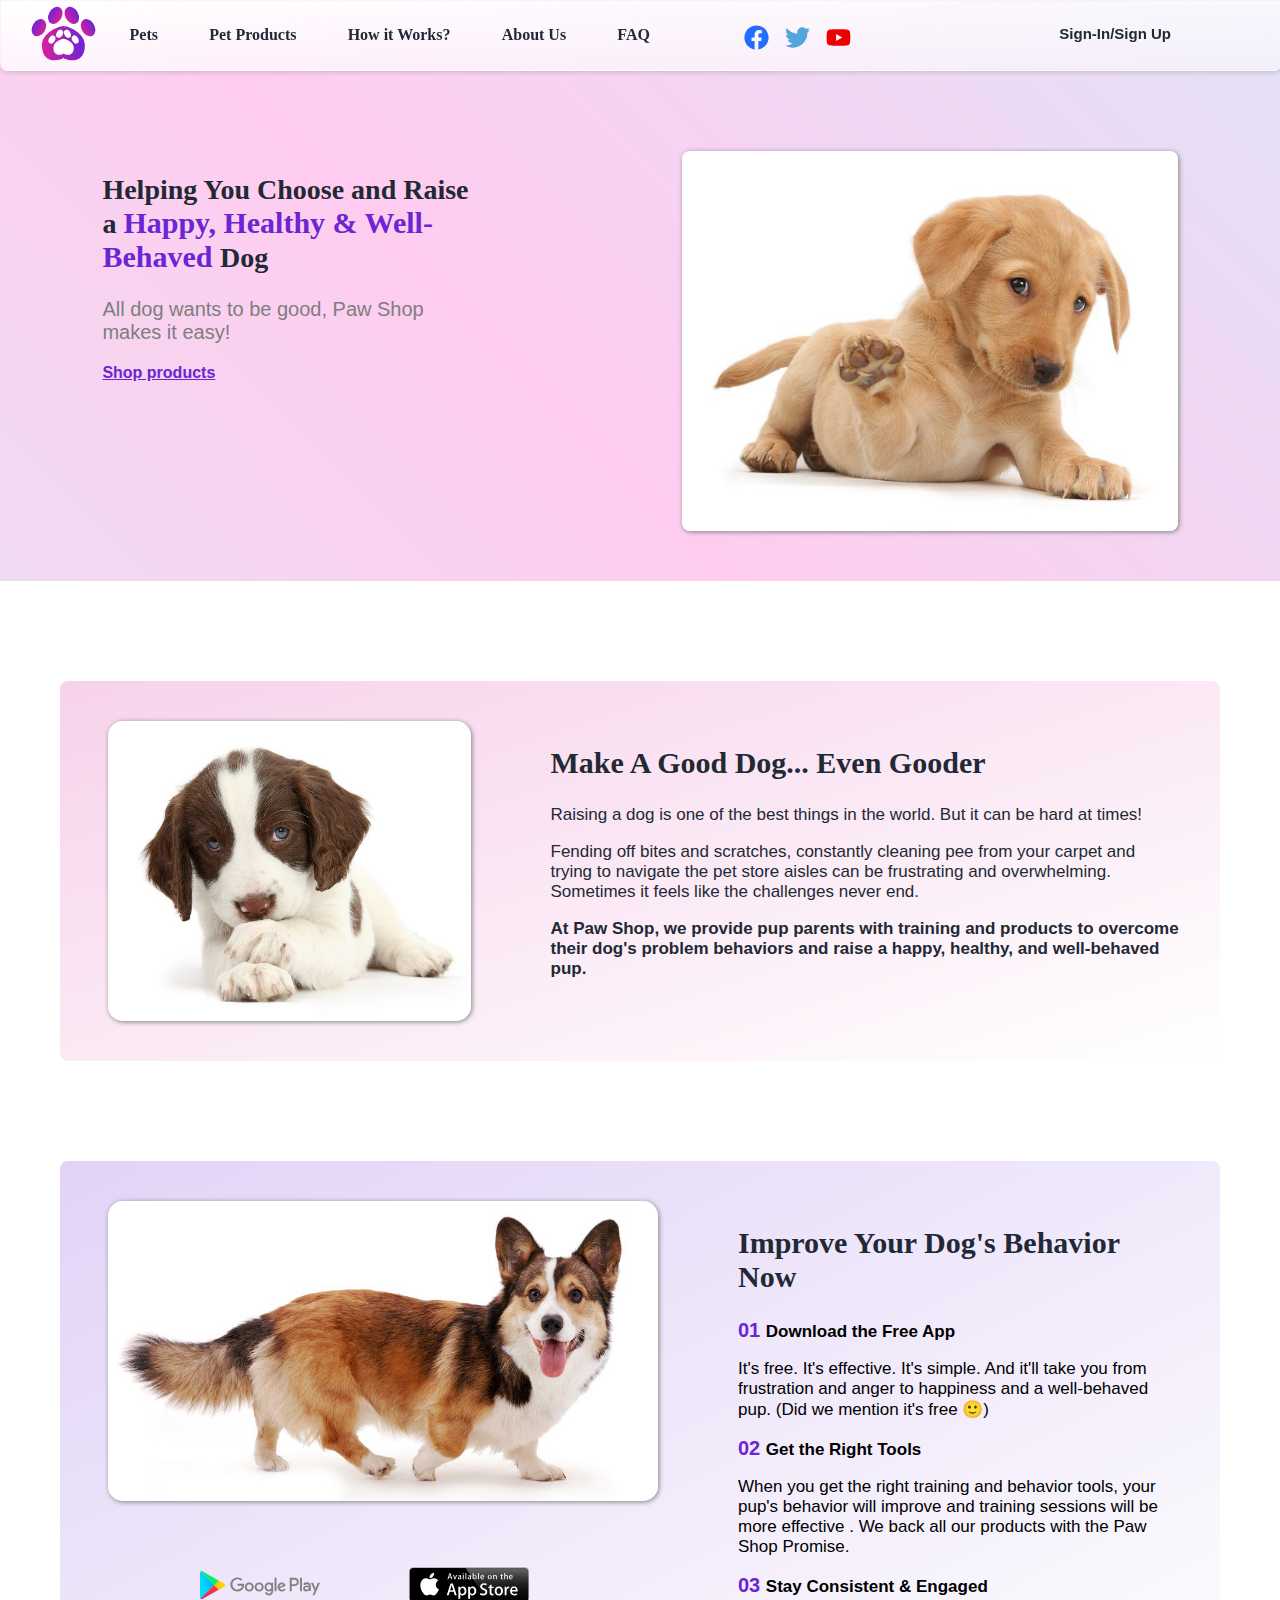
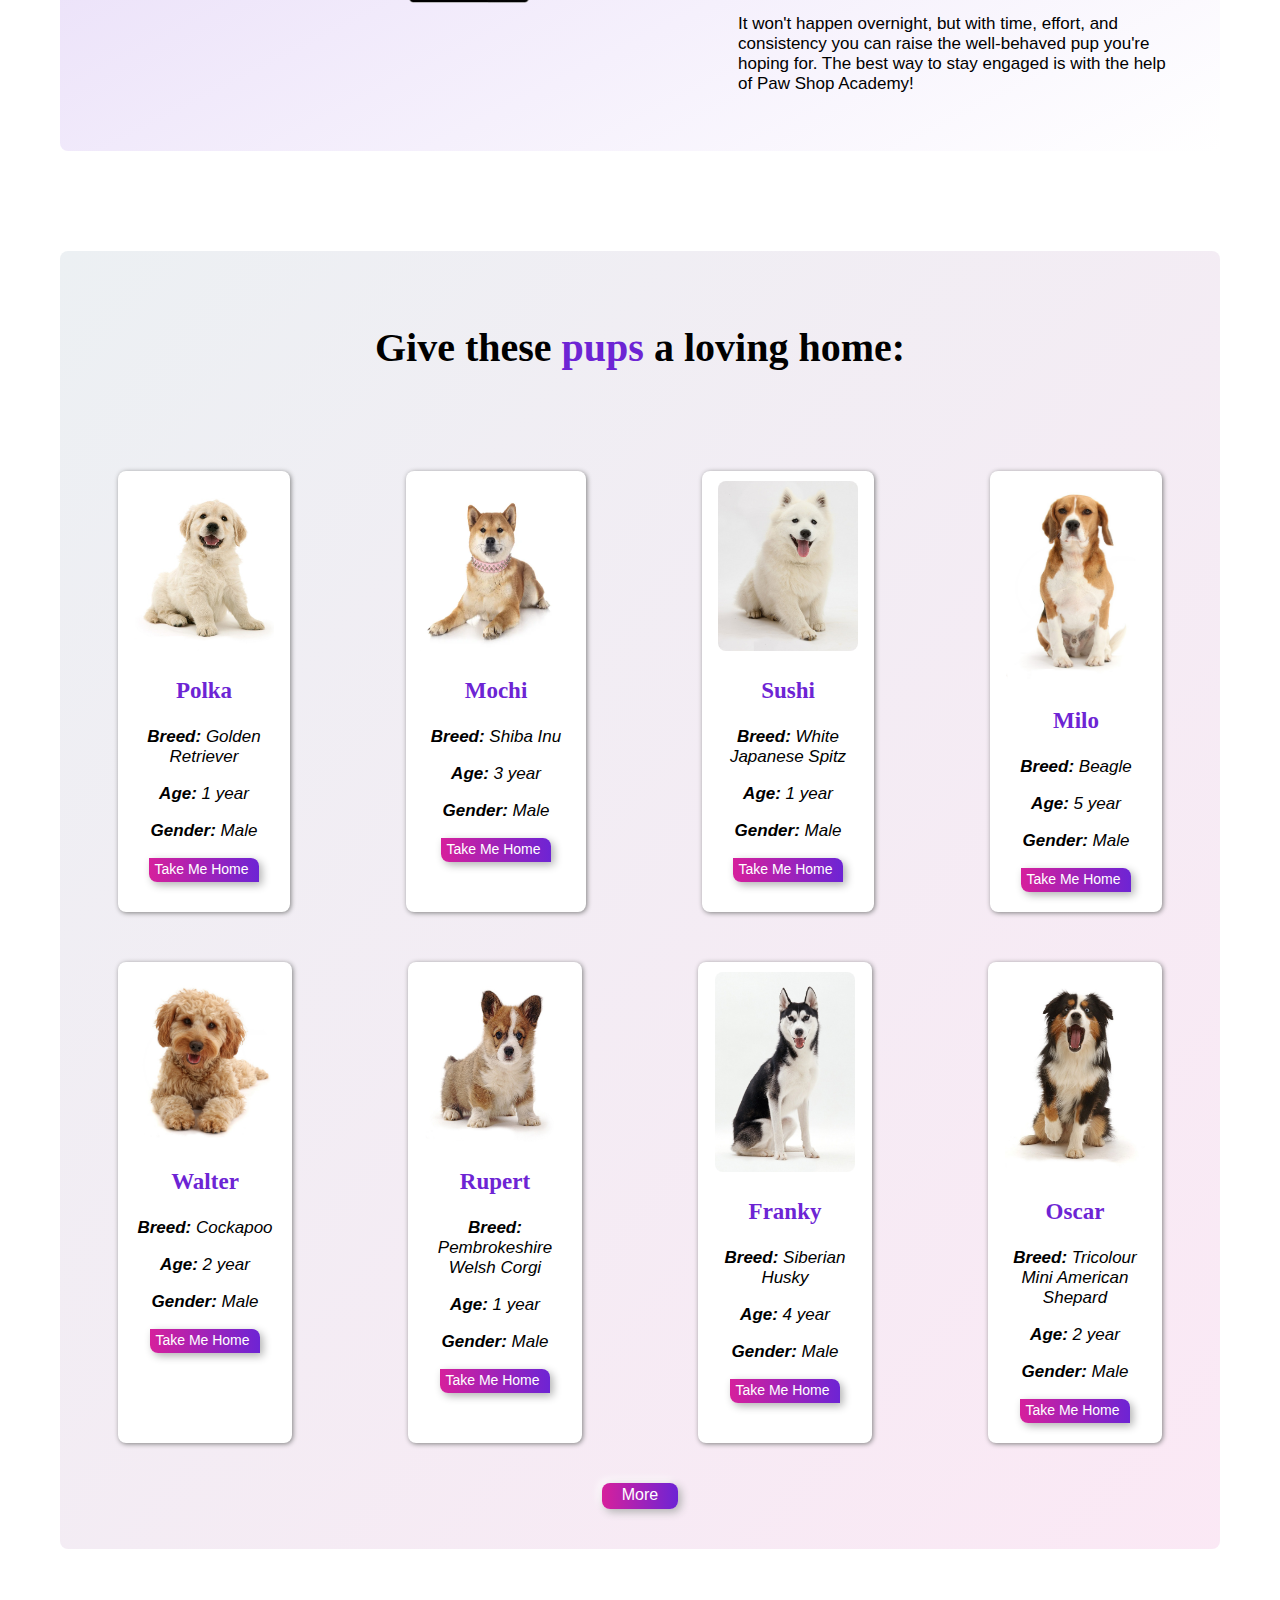
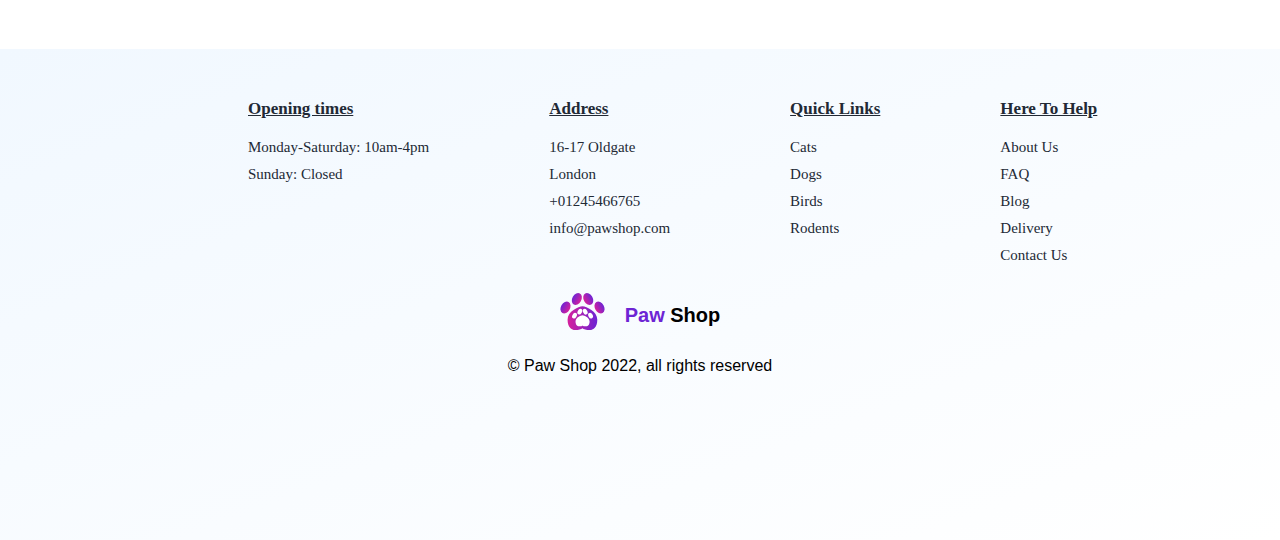
<file: dog.html>
﻿<!DOCTYPE html>
<html lang="en">
<head>
    <meta charset="UTF-8">
    <title>Paw Shop</title>
    <link rel="icon" type="image/x-icon" href="images/Paw.svg">
    <link rel="stylesheet" href="css/dogStyle.css">
</head>
<body>
<nav>
    <ul>
        <img id="main-logo" src="images/Paw.svg" alt="Main Logo">
        <li>

            <a href="#Pets">Pets</a>
            <ul>
                <li><a class="Dropdown">Cats</a></li>
                <li><a id="Dogs" class="Dropdown">Dogs</a></li>
                <li><a class="Dropdown" href="">Birds</a>
                <li><a class="Dropdown" href="">Rodents</a></li>
            </ul>
        </li>
        <li>
            <a href="#Pet Products">Pet Products</a>
        </li>
        <li>
            <a href="#How it Works?">How it Works?</a>
        </li>
        <li>
            <a href="#About Us">About Us</a>
        </li>
        <li>
            <a href="#FAQ">FAQ</a>
        </li>
    </ul>
    <img id="facebook" class="social-platforms" src="images/facebook.svg" alt="Facebook logo">
    <img id="twitter" class="social-platforms" src="images/twitter.svg" alt="Twitter logo">
    <img id="youtube" class="social-platforms" src="images/youtube.svg" alt="YouTube logo">
    <a id="signin" href="signin.html">Sign-In/Sign Up</a>
</nav>
<section class="topSection">
    <div class="headText">
        <h2>Helping You Choose and Raise a <span style="font-weight: 700; color: #6d24d4; font-size: 30px;">Happy, Healthy & Well-Behaved </span>Dog
        </h2>
        <p>All dog wants to be good, Paw Shop makes it easy!</p>
        <a href="#">Shop products</a>
    </div>
    <img src="images/Cute Dog.jpg" alt="">
</section>
<section id="section2">
    <img id="section2Image" src="images/Good dog.jpg" alt="Mayor Dog">
    <div id="section2Text">
        <h2>Make A Good Dog... Even Gooder</h2>
        <p>Raising a dog is one of the best things in the world. But it can be hard at times!</p>
        <p>Fending off bites and scratches, constantly cleaning pee from your carpet and trying to navigate the pet
            store aisles can be frustrating and overwhelming. Sometimes it feels like the challenges never end.</p>
        <p><b>At Paw Shop, we provide pup parents with training and products to overcome their dog's problem behaviors
            and raise a happy, healthy, and well-behaved pup.</b></p>
    </div>
</section>
<section id="section3">
    <div>
        <img id="section3Image" src="images/Corgi.jpg" alt="Mayor Dog">
        <div class="mobileStores">
            <img src="images/PlayStore.svg" alt="">
            <img src="images/AppleStore.svg" alt="">
        </div>
    </div>
    <div id="section3Text">
        <h2>Improve Your Dog's <b>Behavior</b> Now</h2>
        <p><span style="font-size: 20px; color: #6d24d4; font-weight: 700;">01 </span><b>Download the Free App</b></p>
        <p>It's free. It's effective. It's simple. And it'll take you from frustration and anger to happiness and a
            well-behaved pup. (Did we mention it's free 🙂)</p>
        <p><span style="font-size: 20px; color: #6d24d4; font-weight: 700;">02 </span><b>Get the Right Tools</b></p>
        <p>When you get the right training and behavior tools, your pup's behavior will improve and training sessions
            will be more effective . We back all our products with the Paw Shop Promise.</p>
        <p><span style="font-size: 20px; color: #6d24d4; font-weight: 700;">03 </span><b>Stay Consistent & Engaged</b>
        </p>
        <p>It won't happen overnight, but with time, effort, and consistency you can raise the well-behaved pup you're
            hoping for. The best way to stay engaged is with the help of Paw Shop Academy!</p>
    </div>
</section>
<section class="featured">
    <h2>Give these <span style="color: #6d24d4;">pups</span> a loving home:</h2>
    <div class="featured-div">
        <div class="box">
            <img src="images/Polka.jpg" alt="Polka - Golden Retriever">
            <p class="DogName">Polka</p>
            <p class="stats"><b>Breed:</b> Golden Retriever</p>
            <p class="stats"><b>Age:</b> 1 year</p>
            <p class="stats"><b>Gender:</b> Male</p>
            <button>Take Me Home</button>
        </div>
        <div class="box">
            <img id="Mochi" src="images/Mochi.jpg" alt="Mochi - Shiba Inu">
            <p class="DogName">Mochi</p>
            <p class="stats"><b>Breed:</b> Shiba Inu</p>
            <p class="stats"><b>Age:</b> 3 year</p>
            <p class="stats"><b>Gender:</b> Male</p>
            <button>Take Me Home</button>
        </div>
        <div class="box">
            <img src="images/Sushi.jpg" alt="Sushi - White Japanese Spitz">
            <p class="DogName">Sushi</p>
            <p class="stats"><b>Breed:</b> White Japanese Spitz</p>
            <p class="stats"><b>Age:</b> 1 year</p>
            <p class="stats"><b>Gender:</b> Male</p>
            <button>Take Me Home</button>
        </div>
        <div class="box">
            <img id="Milo" src="images/Milo.jpg" alt="Milo - Beagle">
            <p class="DogName">Milo</p>
            <p class="stats"><b>Breed:</b> Beagle</p>
            <p class="stats"><b>Age:</b> 5 year</p>
            <p class="stats"><b>Gender:</b> Male</p>
            <button>Take Me Home</button>
        </div>
    </div>
    <div class="featured-div">
        <div class="box">
            <img src="images/Walter.jpg" alt="Walter - Cockapoo">
            <p class="DogName">Walter</p>
            <p class="stats"><b>Breed:</b> Cockapoo</p>
            <p class="stats"><b>Age:</b> 2 year</p>
            <p class="stats"><b>Gender:</b> Male</p>
            <button>Take Me Home</button>
        </div>
        <div class="box">
            <img src="images/Rupert.jpg" alt="Rupert - Pembrokeshire Welsh Corgi">
            <p class="DogName">Rupert</p>
            <p class="stats"><b>Breed:</b> Pembrokeshire Welsh Corgi</p>
            <p class="stats"><b>Age:</b> 1 year</p>
            <p class="stats"><b>Gender:</b> Male</p>
            <button>Take Me Home</button>
        </div>
        <div class="box">
            <img id="Franky" src="images/Franky.jpg" alt="Polka - Siberian Husky">
            <p class="DogName">Franky</p>
            <p class="stats"><b>Breed:</b> Siberian Husky</p>
            <p class="stats"><b>Age:</b> 4 year</p>
            <p class="stats"><b>Gender:</b> Male</p>
            <button>Take Me Home</button>
        </div>
        <div class="box">
            <img id="Oscar" src="images/Oscar.jpg" alt="Oscar - Tricolour Mini American Shepard">
            <p class="DogName">Oscar</p>
            <p class="stats"><b>Breed:</b> Tricolour Mini American Shepard</p>
            <p class="stats"><b>Age:</b> 2 year</p>
            <p class="stats"><b>Gender:</b> Male</p>
            <button>Take Me Home</button>
        </div>
    </div>
    <button id="more-button">More</button>
</section>
<footer class="footer-bg">
    <div id="footDiv">
        <ul>
            <li class="footer-headers"><b>Opening times</b></li>
            <li class="footerLists">Monday-Saturday: 10am-4pm</li>
            <li class="footerLists">Sunday: Closed</li>
        </ul>
        <ul>
            <li class="footer-headers"><b>Address</b></li>
            <li class="footerLists">16-17 Oldgate</li>
            <li class="footerLists">London</li>
            <li class="footerLists">+01245466765</li>
            <li class="footerLists"><a class="links" href="https://gmail.com">info@pawshop.com</a></li>
        </ul>
        <ul>
            <li class="footer-headers"><b>Quick Links</b></li>
            <li class="footerLists"><a class="links">Cats</a></li>
            <li class="footerLists"><a class="links" href="dog.html">Dogs</a></li>
            <li class="footerLists links">Birds</li>
            <li class="footerLists links">Rodents</li>
        </ul>
        <ul>
            <li class="footer-headers"><b>Here To Help</b></li>
            <li class="footerLists links">About Us</li>
            <li class="footerLists links">FAQ</li>
            <li class="footerLists links">Blog</li>
            <li class="footerLists links">Delivery</li>
            <li class="footerLists links">Contact Us</li>
        </ul>
    </div>
    <div class="footer">
        <img id="footer-logo" src="images/Paw.svg" alt="Main Logo"/>
        <h1><span style="color: #6d24d4;">Paw </span>Shop</h1>
    </div>
    <p id="copyright">© Paw Shop 2022, all rights reserved</p>
</footer>
</body>
</html>
</file>
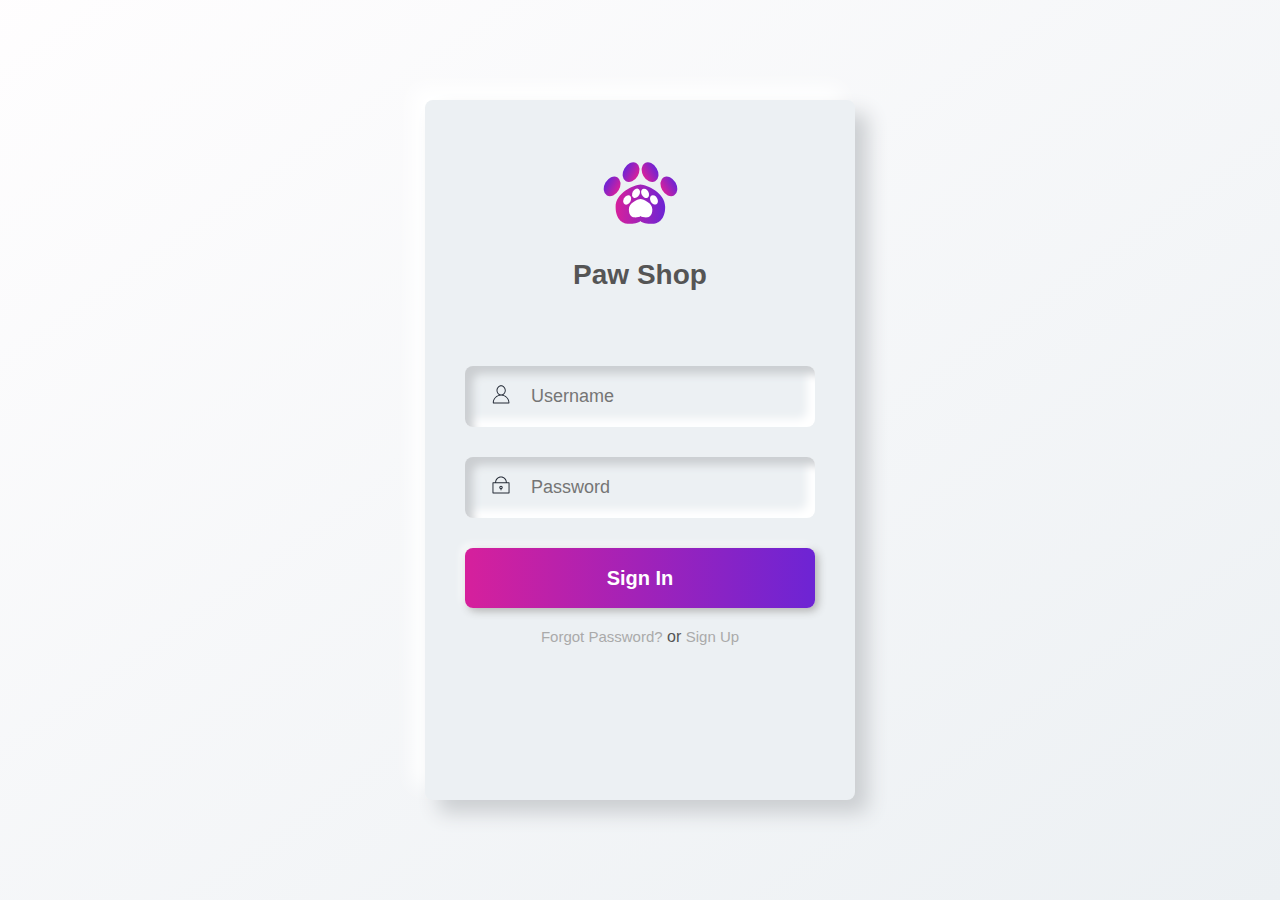
<file: signin.html>
﻿<!DOCTYPE html>
<html lang="en">
<head>
    <meta charset="UTF-8">
    <meta name="viewport" content="width=device-width, initial-scale=1.0">
    <title>Paw Shop</title>
    <link rel="icon" type="image/x-icon" href="images/Paw.svg">
    <link rel="stylesheet" href="css/signinStyle.css">
</head>
<body>
<div class="login-div">
    <div class="logo"></div>
    <div class="title">Paw Shop</div>
    <div class="fields">
        <div class="username">
            <label>
                <img src="images/username-icon.svg" alt="username">
                <input type="text" class="user-input" placeholder="Username">
            </label>
        </div>
        <div class="password">
            <label>
                <img src="images/passlock.svg" alt="password">
                <input type="password" class="pass-input" placeholder="Password">
            </label>
        </div>
        <button class="signin-button" type="submit">Sign In</button>
        <div class="link"><a href="#">Forgot Password?</a> or <a href="#">Sign Up</a></div>

    </div>
</div>

</body>
</html>
</file>
<file: css/dogStyle.css>
body {
    padding: 0;
    margin: 0;
    box-sizing: border-box;
}

/*Navbar*/
nav {
    width: 100%;
    background: linear-gradient(to right bottom, rgba(255, 255, 255, 1), rgba(255, 255, 255, 0.5));
    position: fixed;
    display: flex;
    border-radius: 0 0 8px 8px;
    border: 1px solid rgba(255, 255, 255, 0.1);
    box-shadow: 1px 1px 5px rgba(100, 100, 100, 0.3);
}

nav li {
    list-style-type: none;
    margin: 25px 0 2vw;
}

nav a {
    text-decoration: none;
    color: #222935;
    font-family: 'Cambria', serif;
    font-weight: 640;
    font-size: medium;
    padding: .7vw 2vw .7vw;
}

nav a:hover {
    color: #6d24d4;
}

nav ul ul {
    display: none;
    border-radius: 8px;
    list-style-type: none;
    position: absolute;
    top: 56px;
    left: 105px;
    padding-top: 10px;
    background: linear-gradient(to right bottom, rgba(255, 255, 255, 1), rgba(255, 255, 255, 0.5));
    box-shadow: 1px 1px 5px rgba(100, 100, 100, 0.7);
    border: 1px solid rgba(255, 255, 255, 0.1);
}

/* Display Dropdown on Hover */
nav ul li:hover > ul {
    display: inherit;
}

.Dropdown {
    padding-left: 9px;
}

#Dogs {
    color: gray;
}

.Dropdown:hover {
    box-shadow: none;
    border-radius: 0;
    /* padding-right: 1px; */
}

/* First Tier Dropdown */
nav ul ul li {
    font-size: 2vh;
    width: 100px;
    margin: 15px 25px;
    display: list-item;
    position: relative;
}

ul {
    display: flex;
    padding: 0;
    margin: 0 0 0 0;
}

#main-logo {
    margin-left: 30px;
    height: 65px;
    width: 65px;
    pointer-events: none;
    padding-right: 8px;
}

#facebook {
    margin-left: 9%;
}

.social-platforms {
    height: 25px;
    width: 25px;
    margin-top: 20px;
    margin-left: 8px;
    padding: 4px;
    border-radius: 8px;
    cursor: pointer;
    transition: .5s;
}

.social-platforms:hover {
    transform: rotate(360deg);
}

#signin {
    margin-left: 20%;
    margin-top: 15px;
    margin-right: 2%;
    padding: .7vw 0 0;
    font-size: 15px;
    font-family: Segoe UI, sans-serif;
}

/*Section 1*/
.topSection {
    background: linear-gradient(45deg, #ccfff8, #ffccef, #c2fbff, #c4bceb);
    background-size: 400% 400%;
    height: 59%;
    padding-top: 4%;
    padding-bottom: 50px;
    overflow: hidden;
    display: flex;
    animation: change 10s ease-in-out infinite;
}

@keyframes change {
    0% {
        background-position: 0 50%;
    }
    50% {
        background-position: 100% 50%;
    }
    100% {
        background-position: 0 50%;
    }
}

.headText {
    color: #222935;
    margin-left: 8%;
    margin-right: 8%;
    text-align: left;
    margin-top: 100px;
    font-family: Cambria, serif;
}

.headText h2 {
    font-size: 28px;
}

.headText p {
    font-family: 'Segoe UI', sans-serif;
    color: rgb(126, 126, 126);
    font-size: 20px;
}

.headText a {
    font-family: 'Segoe UI', sans-serif;
    color: #6d24d4;
    font-weight: 700;
}

.topSection img {
    box-shadow: 1px 1px 5px gray;
    border-radius: 8px;
    height: 380px;
    margin-top: 100px;
    margin-left: 8%;
    margin-right: 8%;
}

.helped {
    color: #6d24d4;
    font-size: 28px;
    font-weight: bold;
    font-style: italic;
}

/*Section 2*/
#section2 {
    margin-top: 100px;
    margin-left: 60px;
    margin-right: 60px;
    padding-top: 40px;
    padding-bottom: 40px;
    display: flex;
    border-radius: 8px;
    background: linear-gradient(to right bottom, rgba(214, 32, 156, 0.2), rgba(255, 255, 255, 0.7));
}

#section2Image {
    border-radius: 15px;
    margin-left: 48px;
    height: 300px;
    width: 400px;
    margin-right: 40px;
    box-shadow: 1px 1px 5px gray;
}

#section2Text {
    color: #222935;
    font-size: 20px;
    margin-left: 40px;
    margin-right: 40px;
    font-family: Cambria, serif;
}

#section2Text p {
    font-size: 17px;
    font-family: 'Segoe UI', sans-serif;
}

/*Section 3*/
#section3 {
    margin-top: 100px;
    margin-left: 60px;
    margin-right: 60px;
    padding-top: 40px;
    padding-bottom: 40px;
    display: flex;
    border-radius: 8px;
    background: linear-gradient(to right bottom, rgba(109, 36, 212, 0.2), rgba(255, 255, 255, 0.7));
}

#section3Image {
    border-radius: 15px;
    margin-left: 48px;
    height: 300px;
    width: 550px;
    margin-right: 40px;
    box-shadow: 1px 1px 5px gray;
}

.mobileStores {
    margin-left: 60px;
    margin-top: 30px;
}

.mobileStores img {
    height: 80px;
    width: 120px;
    margin: 10px 5px 0 80px;
    cursor: pointer;
}

#section3Text {
    margin-left: 40px;
    margin-right: 40px;
}

#section3Text h2 {
    color: #222935;
    font-size: 30px;
    font-family: Cambria, serif;
}

#section3Text p {
    font-size: 17px;
    font-family: 'Segoe UI', sans-serif;
}
/*Featured*/
.featured {
    margin-left: 60px;
    margin-right: 60px;
    padding-bottom: 40px;
    padding-top: 40px;
    background: linear-gradient(to right bottom, rgb(236, 240, 243), rgba(214, 32, 156, 0.1));
    border-radius: 8px;
    margin-top: 100px;
    text-align: center;
}

.featured h2 {
    font-family: Cambria, serif;
    font-size: 40px;
    margin-bottom: 100px;
}

.featured-div {
    display: flex;
    margin-top: 50px;
}

.box {
    background: white;
    width: 16%;
    margin-right: 5%;
    margin-left: 5%;;
    border-radius: 8px;
    box-shadow: 1px 1px 5px gray;
    padding: 10px 10px 20px;
}
.box img {
    width: 140px;
    height: 170px;
    border-radius: 8px;
}
#Mochi{
    width: 160px;
}
.DogName {
    font-family: Cambria, serif;
    font-size: 23px;
    font-weight: 700;
    color: #6d24d4;
}
#Milo{
    height: 200px;
}
#Franky{
    height: 200px;
}
#Oscar{
    height: 200px;
}
.stats {
    font-size: 17px;
    font-style: italic;
    font-family: 'Calibri', sans-serif;
}
.box button {
    border: none;
    outline: none;
    padding: 3px 10px 5px 5px;
    border-radius: 0 8px 0 8px;
    font-family: Segoe UI, sans-serif;
    font-size: 14px;
    color: white;
    cursor: pointer;
    box-shadow: 3px 3px 8px #b1b1b1, -3px -3px 8px white;
    transition: .3s;
    background: linear-gradient(90deg, rgb(214, 32, 156), rgb(109, 36, 212));
}
.box button:hover {
    background: linear-gradient(90deg, #d6209c, #ae78fa);
    box-shadow: 0 0 12px gray;
}
#more-button{
    margin-top: 40px;
    border: none;
    outline: none;
    padding: 3px 20px 5px 20px;
    border-radius: 8px;
    font-family: Segoe UI, sans-serif;
    font-size: 16px;
    color: white;
    cursor: pointer;
    box-shadow: 3px 3px 8px #b1b1b1, -3px -3px 8px white;
    transition: .3s;
    background: linear-gradient(90deg, rgb(214, 32, 156), rgb(109, 36, 212));
}
#more-button:hover {
    background: linear-gradient(90deg, #d6209c, #ae78fa);
    box-shadow: 0 0 12px gray;
}
/* footer */
.footer-bg {
    height: 49vh;
    background: linear-gradient(to right bottom, rgba(235, 245, 255, 0.7), rgba(255, 255, 255, 0.5));
    width: 100%;
    padding-top: 50px;
    margin-top: 100px;
}

#footDiv {
    display: flex;
    margin-left: 10%;
    margin-right: 10%;
}

.footer-bg div ul {
    display: block;
    margin-left: 120px;
    list-style-type: none;
}

.footer-bg div ul li {
    color: #222935;
    font-size: 15px;
    font-family: Cambria, serif;
}

.footer-bg div ul li b {
    font-size: 17px;
}

.footer-headers {
    text-decoration: underline;
    padding-bottom: 15px;
}

.footerLists {
    padding: 5px 0 5px 0;
}

.links {
    text-decoration: none;
    color: #222935;
    cursor: pointer;
}

.footer {
    display: flex;
    justify-content: center;
    text-align: center;
}

#footer-logo {
    margin-top: 20px;
    margin-right: 20px;
    height: 45px;
    width: 45px;
}

.footer h1 {
    margin-top: 35px;
    font-size: 20px;
    font-family: Poppins, sans-serif;
}

#copyright {
    font-family: 'Segoe UI', sans-serif;
    text-align: center;
}

@media only screen and (min-width: 1104px) and (max-width: 1328px) {
    #signin {
        margin-left: 16%;
        margin-right: 0;
    }

    #facebook {
        margin-left: 5%;
    }
}

@media only screen and (min-width: 1029px) and (max-width: 1104px) {
    #signin {
        margin-left: 7%;
        font-size: 16px;
    }

    #facebook {
        margin-left: 3%;
    }
}

@media only screen and (min-width: 900px) and (max-width: 1028px) {
    #signin {
        margin-left: 5%;
        font-size: 15px;
    }

    #facebook {
        margin-left: 5%;
    }
}
</file>
<file: css/signinStyle.css>
﻿*{
    box-sizing: border-box;
}
body{
    margin: 0;
    height: 100vh;
    width: 100vw;
    overflow: hidden;
    display: flex;
    align-items: center;
    justify-content: center;
    color: #555;
    background: linear-gradient(to right bottom, rgba(217, 124, 187, 0.01),
    rgb(236, 240, 243));
}
.login-div{
    height: 700px;
    width: 430px;
    padding: 60px 35px 35px 35px;
    border-radius: 8px;
    background-color: rgb(236, 240, 243);
    box-shadow: 13px 13px 20px #cbced1, -13px -13px 20px white;
}
.logo{
    background: url(../images/Paw.svg) no-repeat;
    height: 75px;
    width: 75px;
    margin: 0 auto;
    pointer-events: none;
}
.title{
    font-family: Poppins, sans-serif;
    text-align: center;
    font-size: 28px;
    padding-top: 24px;
    font-weight: 700;
}
.fields{
    width: 100%;
    padding: 75px 5px 5px 5px;
}
.fields input{
    width: 80%;
    border: none;
    outline: none;
    background: none;
    font-size: 18px;
    color: #555;
    padding: 20px 10px 20px 5px;
    font-family: Segoe UI, sans-serif;
}
.fields img{
    height: 22px;
    margin: 0 10px -3px 25px;
    pointer-events: none;
}
.username,
.password{
    margin-bottom: 30px;
    border-radius: 8px;
    box-shadow: inset 8px 8px 8px #cbced1, inset -8px -8px 8px white;
}
.signin-button{
    font-family: Segoe UI, sans-serif;
    outline: none;
    border: none;
    cursor: pointer;
    width: 100%;
    height: 60px;
    border-radius: 8px;
    font-size: 20px;
    font-weight: 700;
    text-align: center;
    color: white;
    background: linear-gradient(90deg, rgb(214, 32, 156), rgb(109, 36, 212));
    box-shadow: 3px 3px 8px #b1b1b1, -3px -3px 8px white;
    transition: .3s;
}
.signin-button:hover{
    background: linear-gradient(90deg, #d6209c, #ae78fa);
    box-shadow: 0 0 12px gray;
}
.link {
    padding-top: 20px;
    font-family: Segoe UI, sans-serif;
    text-align: center;
}
.link a{
    font-family: Calibri, sans-serif;
    text-decoration: none;
    color: #aaa;
    font-size: 15px;
}
</file>
